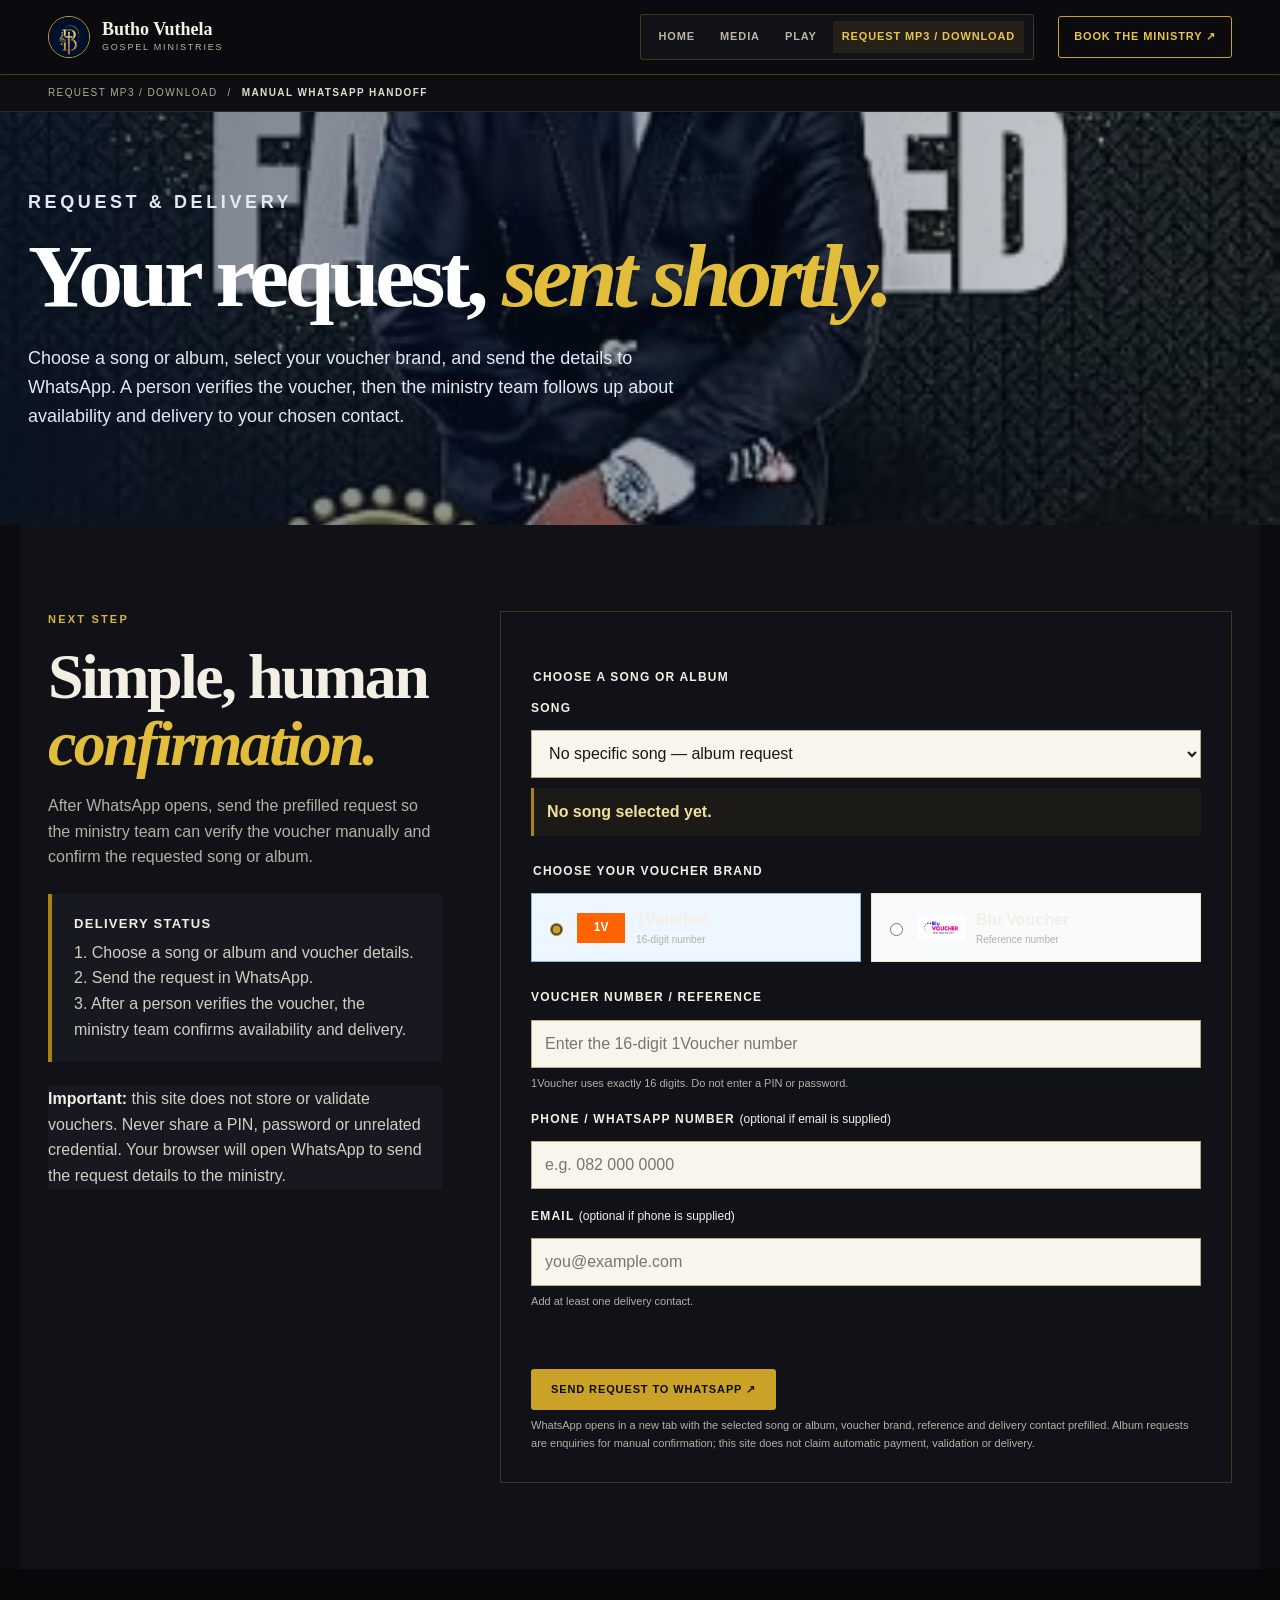
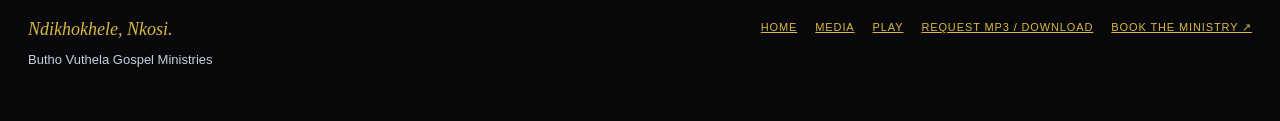
<file: download.html>
<!doctype html>
<html lang="en">
<head><meta charset="utf-8"><meta name="viewport" content="width=device-width, initial-scale=1"><meta name="description" content="Request a Butho Vuthela gospel song or album through the voucher and WhatsApp delivery flow, with clear verification and privacy disclosures."><title>Request a Song or Album | Butho Vuthela Gospel Ministries</title><link rel="stylesheet" href="styles.css"><link rel="canonical" href="https://butho-vuthela.github.io/gospel-ministries/download.html"><meta property="og:type" content="website"><meta property="og:url" content="https://butho-vuthela.github.io/gospel-ministries/download.html"><meta property="og:title" content="Request a Song or Album | Butho Vuthela Gospel Ministries"><meta property="og:description" content="Request a Butho Vuthela gospel song or album through the voucher and WhatsApp delivery flow, with clear verification and privacy disclosures."><meta property="og:image" content="https://butho-vuthela.github.io/gospel-ministries/assets/butho-vuthela-traditional.png"><meta name="twitter:card" content="summary_large_image"><meta name="twitter:title" content="Request a Song or Album | Butho Vuthela Gospel Ministries"><meta name="twitter:description" content="Request a Butho Vuthela gospel song or album through the voucher and WhatsApp delivery flow, with clear verification and privacy disclosures."><meta name="twitter:image" content="https://butho-vuthela.github.io/gospel-ministries/assets/butho-vuthela-traditional.png"><script type="application/ld+json">{"@context": "https://schema.org", "@type": "OfferCatalog", "name": "Butho Vuthela Gospel Ministries song requests", "url": "https://butho-vuthela.github.io/gospel-ministries/download.html", "provider": {"@type": "MusicGroup", "name": "Butho Vuthela Gospel Ministries", "url": "https://butho-vuthela.github.io/gospel-ministries/"}, "itemListElement": [{"@type": "Offer", "name": "Digital MP3 song or album request", "url": "https://butho-vuthela.github.io/gospel-ministries/download.html"}]}</script></head>
<body class="download-page"><a class="skip-link" href="#main">Skip to content</a><header class="site-header"><div class="nav-wrap"><a class="brand" href="index.html"><img class="brand-mark" src="assets/butho-vuthela-logo-mark.jpg" alt="Butho Vuthela logo"><span><strong>Butho Vuthela</strong><small>Gospel Ministries</small></span></a><button class="menu-toggle" type="button" aria-expanded="false" aria-controls="primary-navigation"><span class="menu-icon" aria-hidden="true">☰</span><span class="sr-only">Open navigation</span></button><nav id="primary-navigation" class="nav-links" aria-label="Primary"><a href="index.html">Home</a><a href="media.html">Media</a><a href="play.html">Play</a><a href="download.html" aria-current="page">Request MP3 / Download</a></nav><a class="booking-link" data-booking target="_blank" rel="noopener" href="#">Book the ministry ↗</a></div></header>
<main id="main"><div class="context-bar"><div class="context-inner"><span>Request MP3 / Download</span><span aria-hidden="true">/</span><strong>Manual WhatsApp handoff</strong></div></div><section class="page-heading"><div class="page-heading-inner"><p class="eyebrow">Request & delivery</p><h1>Your request, <em>sent shortly.</em></h1><p>Choose a song or album, select your voucher brand, and send the details to WhatsApp. A person verifies the voucher, then the ministry team follows up about availability and delivery to your chosen contact.</p></div></section><section class="section"><div class="request-layout"><div><p class="eyebrow">Next step</p><h2>Simple, human<br><em>confirmation.</em></h2><p class="section-lead">After WhatsApp opens, send the prefilled request so the ministry team can verify the voucher manually and confirm the requested song or album.</p><div class="status-card"><strong>Delivery status</strong><span>1. Choose a song or album and voucher details.<br>2. Send the request in WhatsApp.<br>3. After a person verifies the voucher, the ministry team confirms availability and delivery.</span></div><div class="warning"><strong>Important:</strong> this site does not store or validate vouchers. Never share a PIN, password or unrelated credential. Your browser will open WhatsApp to send the request details to the ministry.</div></div><div class="form-card"><form id="request-form" novalidate><fieldset><legend>Choose a song or album</legend><label class="field-label" for="song">Song</label><select id="song" name="song"><option value="">No specific song — album request</option><option>Naba Besiza</option><option>Uzusithwalele</option><option>Mhlobo Wam</option><option>Sahlala Phantsi</option><option>Alikho</option><option>Intambo Emadlephudlephu</option><option>Mthandi Womphefumlo Wam</option><option>Hanbothula</option><option>Uthando</option><option>Umlilo Wempiliso</option></select><p class="selected-song" id="selected-song" role="status" aria-live="polite">No song selected yet.</p><p class="selected-album" id="selected-album" role="status" aria-live="polite" hidden></p></fieldset><fieldset><legend>Choose your voucher brand</legend><div class="voucher-grid"><label class="voucher-option"><input type="radio" name="voucher" value="1Voucher" checked><span class="voucher-1">1V</span><span><strong>1Voucher</strong><small>16-digit number</small></span></label><label class="voucher-option"><input type="radio" name="voucher" value="Blu Voucher"><img src="assets/blu-voucher-candidate.webp" alt="Blu Voucher logo"><span><strong>Blu Voucher</strong><small>Reference number</small></span></label></div></fieldset><div class="field"><label class="field-label" for="voucher-reference">Voucher number / reference</label><input id="voucher-reference" name="voucher-reference" type="text" required autocomplete="off"><p class="hint" id="voucher-hint">1Voucher uses exactly 16 digits. Do not enter a PIN or password.</p></div><div class="field"><label class="field-label" for="phone">Phone / WhatsApp number <span class="optional">(optional if email is supplied)</span></label><input id="phone" name="phone" type="tel" autocomplete="tel" placeholder="e.g. 082 000 0000"></div><div class="field"><label class="field-label" for="email">Email <span class="optional">(optional if phone is supplied)</span></label><input id="email" name="email" type="email" autocomplete="email" placeholder="you@example.com"><p class="hint">Add at least one delivery contact.</p></div><div id="form-status" class="form-status" role="status" aria-live="polite"></div><button class="button button-primary" type="submit">Send request to WhatsApp ↗</button><p class="hint">WhatsApp opens in a new tab with the selected song or album, voucher brand, reference and delivery contact prefilled. Album requests are enquiries for manual confirmation; this site does not claim automatic payment, validation or delivery.</p></form><div id="thank-you" class="thank-you" role="status" aria-live="polite"><h2>Thank you.</h2><p>Your <strong data-request>request</strong> has been prepared for WhatsApp. The ministry team will confirm availability and delivery after manual voucher verification.</p><p>Keep an eye on the phone / WhatsApp number or email you provided.</p><a class="button button-dark" href="play.html">Return to the play room</a></div></div></div></section></main>
<footer class="site-footer"><div class="footer-inner"><div><p class="footer-line">Ndikhokhele, Nkosi.</p><p>Butho Vuthela Gospel Ministries</p></div><div class="footer-links"><a href="index.html">Home</a><a href="media.html">Media</a><a href="play.html">Play</a><a href="download.html">Request MP3 / Download</a><a data-booking target="_blank" rel="noopener" href="#">Book the ministry ↗</a></div></div></footer><a class="mobile-booking" data-booking target="_blank" rel="noopener" href="#">Book ministry ↗</a><button class="back-to-top" type="button" aria-label="Back to top">↑</button><script src="script.js"></script></body></html>
</file>
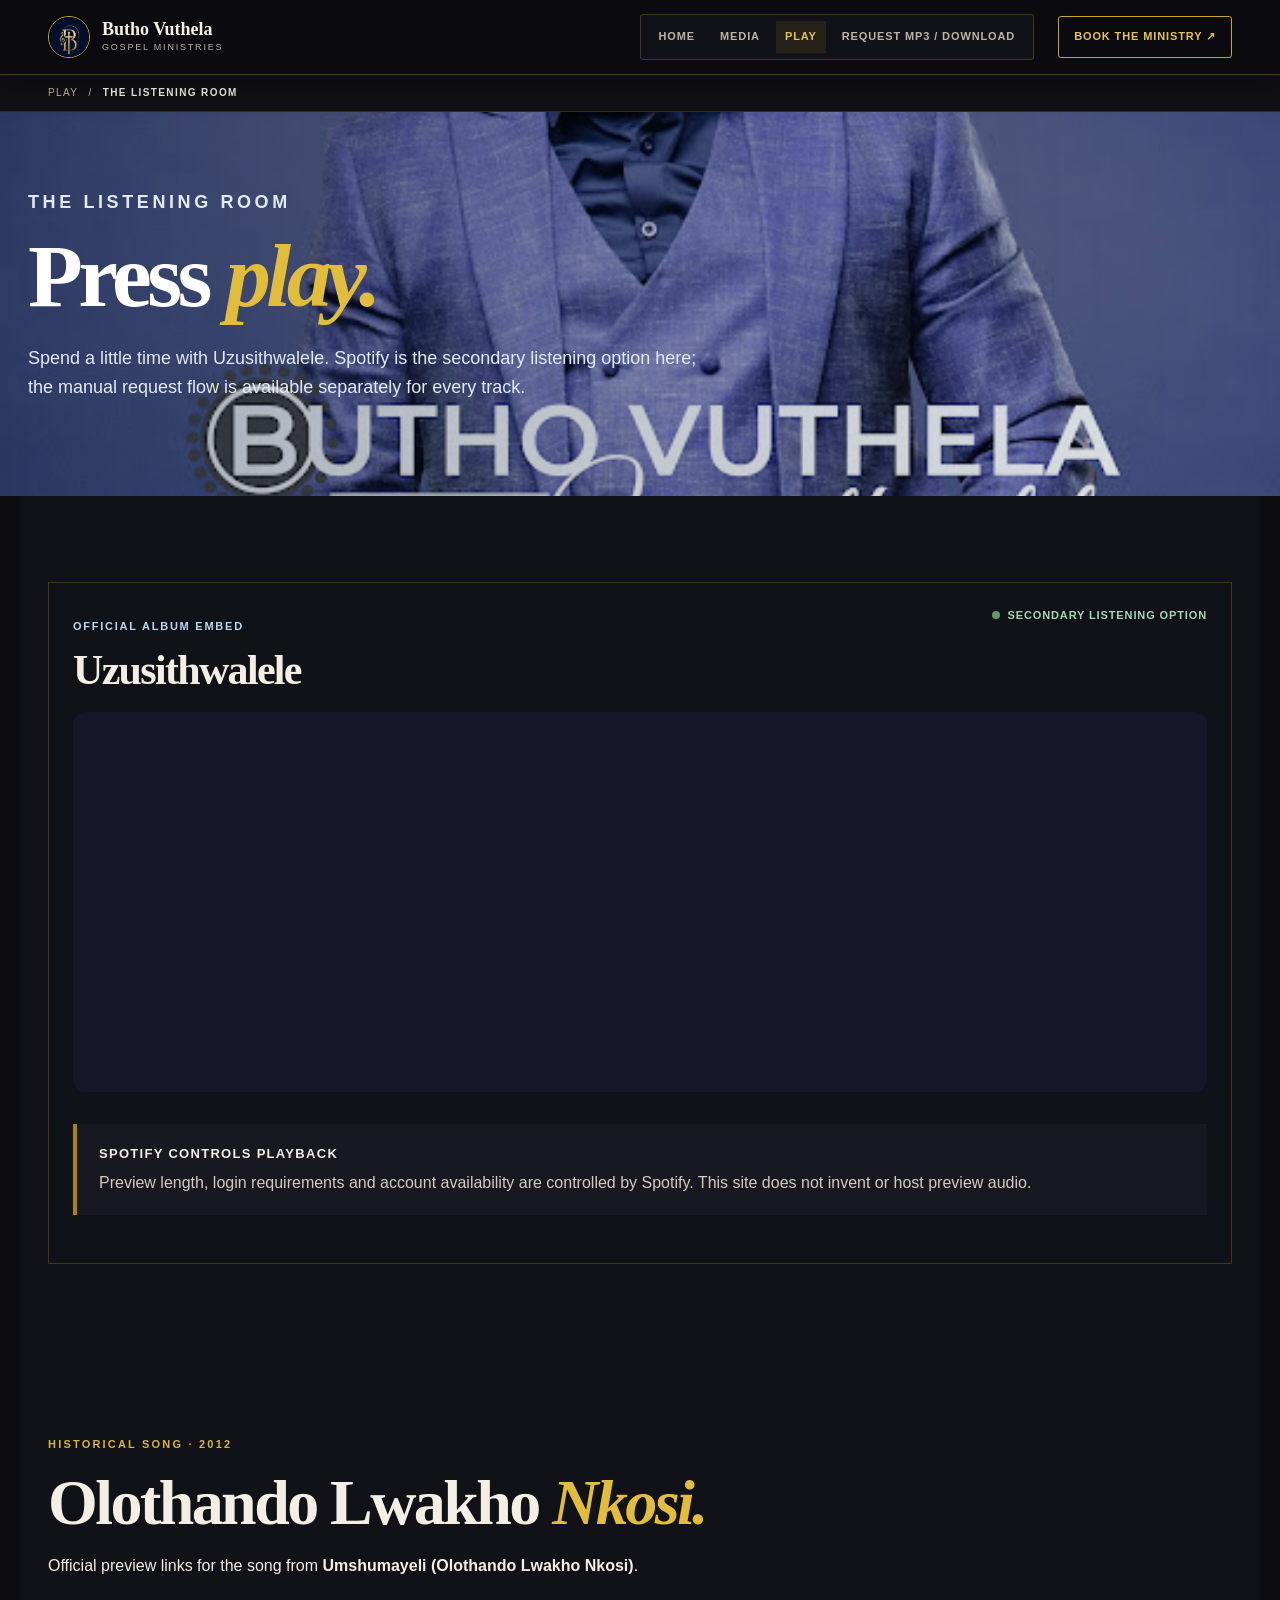
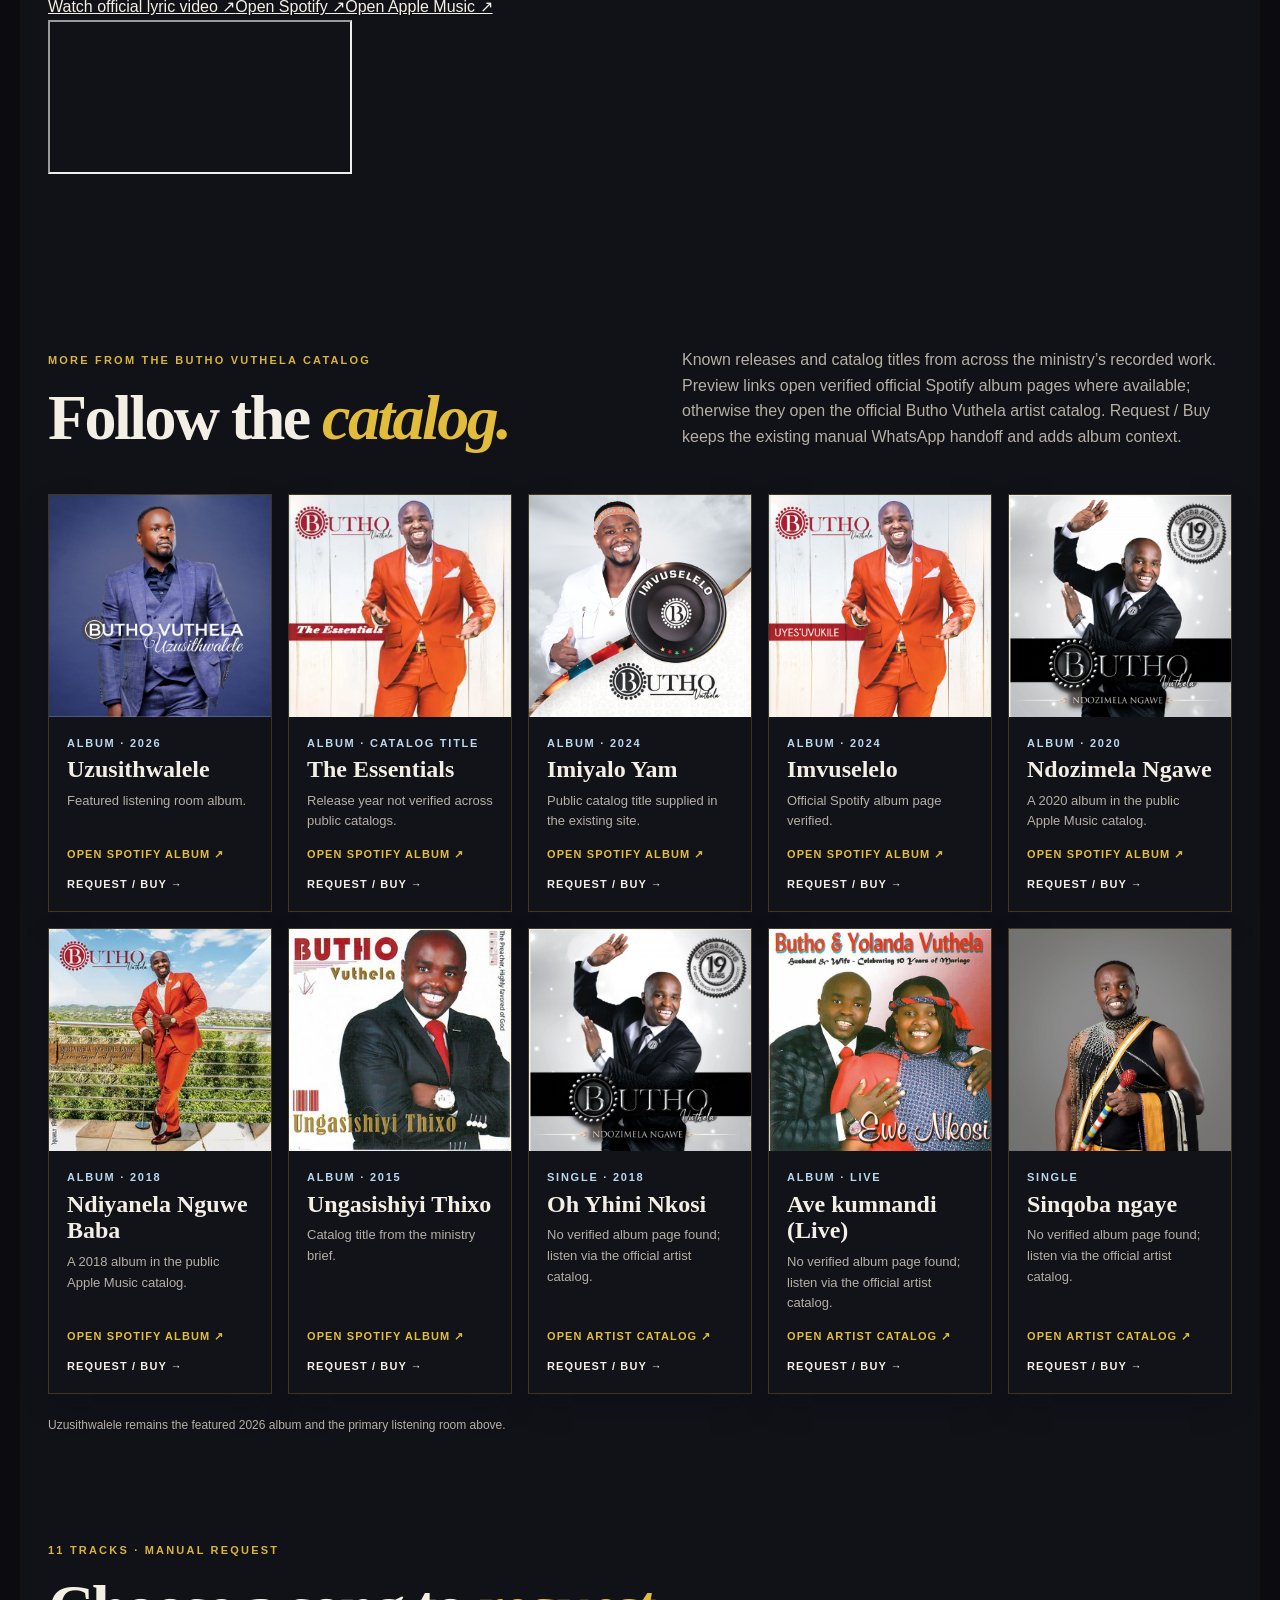
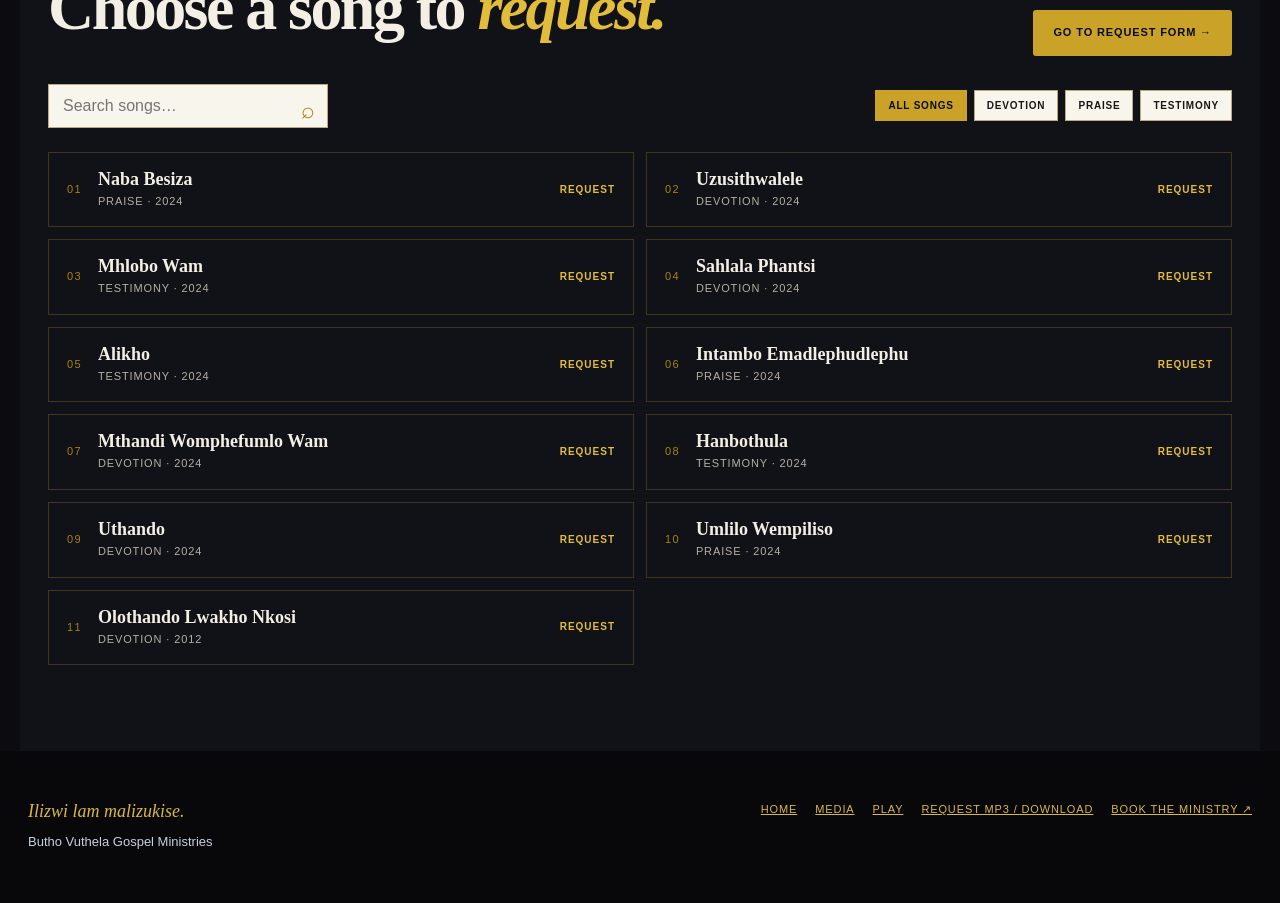
<file: play.html>
<!doctype html>
<html lang="en">
<head><meta charset="utf-8"><meta name="viewport" content="width=device-width, initial-scale=1"><meta name="description" content="Listen to Butho Vuthela’s Uzusithwalele album in the official listening room, with Spotify playback and links to the wider catalogue."><title>Play Uzusithwalele | Butho Vuthela Gospel Ministries</title><link rel="stylesheet" href="styles.css"><link rel="canonical" href="https://butho-vuthela.github.io/gospel-ministries/play.html"><meta property="og:type" content="music.album"><meta property="og:url" content="https://butho-vuthela.github.io/gospel-ministries/play.html"><meta property="og:title" content="Play Uzusithwalele | Butho Vuthela Gospel Ministries"><meta property="og:description" content="Listen to Butho Vuthela’s Uzusithwalele album in the official listening room, with Spotify playback and links to the wider catalogue."><meta property="og:image" content="https://butho-vuthela.github.io/gospel-ministries/assets/butho-vuthela-traditional.png"><meta name="twitter:card" content="summary_large_image"><meta name="twitter:title" content="Play Uzusithwalele | Butho Vuthela Gospel Ministries"><meta name="twitter:description" content="Listen to Butho Vuthela’s Uzusithwalele album in the official listening room, with Spotify playback and links to the wider catalogue."><meta name="twitter:image" content="https://butho-vuthela.github.io/gospel-ministries/assets/butho-vuthela-traditional.png"><script type="application/ld+json">{"@context": "https://schema.org", "@type": "MusicAlbum", "name": "Uzusithwalele", "byArtist": {"@type": "MusicGroup", "name": "Butho Vuthela Gospel Ministries", "url": "https://butho-vuthela.github.io/gospel-ministries/"}, "url": "https://butho-vuthela.github.io/gospel-ministries/play.html", "image": "https://butho-vuthela.github.io/gospel-ministries/assets/uzusithwalele-portrait.jpg", "sameAs": "https://open.spotify.com/album/1aUwg09neWsqpUNfqLUN0o"}</script></head>
<body class="play-page"><a class="skip-link" href="#main">Skip to content</a><header class="site-header"><div class="nav-wrap"><a class="brand" href="index.html"><img class="brand-mark" src="assets/butho-vuthela-logo-mark.jpg" alt="Butho Vuthela logo"><span><strong>Butho Vuthela</strong><small>Gospel Ministries</small></span></a><button class="menu-toggle" type="button" aria-expanded="false" aria-controls="primary-navigation"><span class="menu-icon" aria-hidden="true">☰</span><span class="sr-only">Open navigation</span></button><nav id="primary-navigation" class="nav-links" aria-label="Primary"><a href="index.html">Home</a><a href="media.html">Media</a><a href="play.html" aria-current="page">Play</a><a href="download.html">Request MP3 / Download</a></nav><a class="booking-link" data-booking target="_blank" rel="noopener" href="#">Book the ministry ↗</a></div></header>
<main id="main"><div class="context-bar"><div class="context-inner"><span>Play</span><span aria-hidden="true">/</span><strong>The listening room</strong></div></div><section class="page-heading"><div class="page-heading-inner"><p class="eyebrow">The listening room</p><h1>Press <em>play.</em></h1><p>Spend a little time with Uzusithwalele. Spotify is the secondary listening option here; the manual request flow is available separately for every track.</p></div></section><section class="section"><div class="spotify-card"><div class="spotify-heading"><div><p class="kicker">Official album embed</p><h2>Uzusithwalele</h2></div><span class="service-status"><i aria-hidden="true"></i>Secondary listening option</span></div><iframe class="spotify-frame" title="Spotify player for Butho Vuthela's Uzusithwalele album" src="https://open.spotify.com/embed/album/1aUwg09neWsqpUNfqLUN0o?utm_source=generator" loading="lazy" allow="autoplay; clipboard-write; encrypted-media; fullscreen; picture-in-picture" allowfullscreen></iframe><div class="status-card"><strong>Spotify controls playback</strong>Preview length, login requirements and account availability are controlled by Spotify. This site does not invent or host preview audio.</div></div></section><section class="section external-preview-section" aria-labelledby="olothando-preview-title"><div class="external-preview-card"><div><p class="eyebrow">Historical song · 2012</p><h2 id="olothando-preview-title">Olothando Lwakho <em>Nkosi.</em></h2><p>Official preview links for the song from <strong>Umshumayeli (Olothando Lwakho Nkosi)</strong>.</p><div class="premium-platforms"><a href="https://www.youtube.com/watch?v=Gcl8t6OnYe8" target="_blank" rel="noopener">Watch official lyric video ↗</a><a href="https://open.spotify.com/track/4FRIWHIXrRZcl918TEOI4U" target="_blank" rel="noopener">Open Spotify ↗</a><a href="https://music.apple.com/za/album/umshumayeli-olothando-lwakho-nkosi/966611619" target="_blank" rel="noopener">Open Apple Music ↗</a></div></div><div class="external-preview-video"><iframe title="Butho Vuthela - Olothando Lwakho Nkosi official lyric video" src="https://www.youtube.com/embed/Gcl8t6OnYe8" loading="lazy" allow="accelerometer; autoplay; clipboard-write; encrypted-media; gyroscope; picture-in-picture; web-share" allowfullscreen></iframe></div></div></section><section class="section album-catalog" id="catalog" aria-labelledby="album-catalog-title"><div class="section-head"><div><p class="eyebrow">More from the Butho Vuthela catalog</p><h2 id="album-catalog-title">Follow the <em>catalog.</em></h2></div><p class="section-lead">Known releases and catalog titles from across the ministry’s recorded work. Preview links open verified official Spotify album pages where available; otherwise they open the official Butho Vuthela artist catalog. Request / Buy keeps the existing manual WhatsApp handoff and adds album context.</p></div><div class="album-grid"><article class="album-card"><img src="assets/uzusithwalele-portrait.jpg" alt="Butho Vuthela artwork for Uzusithwalele"><div class="album-card-copy"><p class="kicker">Album · 2026</p><h3>Uzusithwalele</h3><p>Featured listening room album.</p><div class="album-actions"><a class="text-link" href="https://open.spotify.com/album/1aUwg09neWsqpUNfqLUN0o" target="_blank" rel="noopener">Open Spotify album ↗</a><a class="text-link request-link" data-album-link="Uzusithwalele" href="download.html?album=Uzusithwalele">Request / Buy →</a></div></div></article><article class="album-card"><img src="assets/the-essentials-catalog.webp" alt="Butho Vuthela artwork for The Essentials"><div class="album-card-copy"><p class="kicker">Album · catalog title</p><h3>The Essentials</h3><p>Release year not verified across public catalogs.</p><div class="album-actions"><a class="text-link" href="https://open.spotify.com/album/3SCO2rfplJyngRl0iyqyr9" target="_blank" rel="noopener">Open Spotify album ↗</a><a class="text-link request-link" data-album-link="The Essentials" href="download.html?album=The Essentials">Request / Buy →</a></div></div></article><article class="album-card"><img src="assets/imiyalo-yam.jpg" alt="Butho Vuthela artwork for Imiyalo Yam"><div class="album-card-copy"><p class="kicker">Album · 2024</p><h3>Imiyalo Yam</h3><p>Public catalog title supplied in the existing site.</p><div class="album-actions"><a class="text-link" href="https://open.spotify.com/album/506OEjR1n92IAUTWRle0kR" target="_blank" rel="noopener">Open Spotify album ↗</a><a class="text-link request-link" data-album-link="Imiyalo Yam" href="download.html?album=Imiyalo Yam">Request / Buy →</a></div></div></article><article class="album-card"><img src="assets/uyesuvukile.jpg" alt="Butho Vuthela artwork for Imvuselelo"><div class="album-card-copy"><p class="kicker">Album · 2024</p><h3>Imvuselelo</h3><p>Official Spotify album page verified.</p><div class="album-actions"><a class="text-link" href="https://open.spotify.com/album/46GepKFirXykYfmQdlhJEg" target="_blank" rel="noopener">Open Spotify album ↗</a><a class="text-link request-link" data-album-link="Imvuselelo" href="download.html?album=Imvuselelo">Request / Buy →</a></div></div></article><article class="album-card"><img src="assets/ndozimela-ngawe-catalog.jpg" alt="Butho Vuthela artwork for Ndozimela Ngawe"><div class="album-card-copy"><p class="kicker">Album · 2020</p><h3>Ndozimela Ngawe</h3><p>A 2020 album in the public Apple Music catalog.</p><div class="album-actions"><a class="text-link" href="https://open.spotify.com/album/37Eb8hVdHx6uDMG2vrAARI" target="_blank" rel="noopener">Open Spotify album ↗</a><a class="text-link request-link" data-album-link="Ndozimela Ngawe" href="download.html?album=Ndozimela Ngawe">Request / Buy →</a></div></div></article><article class="album-card"><img src="assets/ndiyanela-nguwe-baba-catalog.jpg" alt="Butho Vuthela artwork for Ndiyanela Nguwe Baba"><div class="album-card-copy"><p class="kicker">Album · 2018</p><h3>Ndiyanela Nguwe Baba</h3><p>A 2018 album in the public Apple Music catalog.</p><div class="album-actions"><a class="text-link" href="https://open.spotify.com/album/78c5IkuJY9soFNHodsAIjP" target="_blank" rel="noopener">Open Spotify album ↗</a><a class="text-link request-link" data-album-link="Ndiyanela Nguwe Baba" href="download.html?album=Ndiyanela Nguwe Baba">Request / Buy →</a></div></div></article><article class="album-card"><img src="assets/ungasishiyi-thixo.jpg" alt="Butho Vuthela artwork for Ungasishiyi Thixo"><div class="album-card-copy"><p class="kicker">Album · 2015</p><h3>Ungasishiyi Thixo</h3><p>Catalog title from the ministry brief.</p><div class="album-actions"><a class="text-link" href="https://open.spotify.com/album/2nJYMtyxwujrsojTyX54Fu" target="_blank" rel="noopener">Open Spotify album ↗</a><a class="text-link request-link" data-album-link="Ungasishiyi Thixo" href="download.html?album=Ungasishiyi Thixo">Request / Buy →</a></div></div></article><article class="album-card"><img src="assets/ndozimela-ngaye.jpg" alt="Butho Vuthela artwork for Oh Yhini Nkosi"><div class="album-card-copy"><p class="kicker">Single · 2018</p><h3>Oh Yhini Nkosi</h3><p>No verified album page found; listen via the official artist catalog.</p><div class="album-actions"><a class="text-link" href="https://open.spotify.com/artist/5tU7XCKfrcUocVXbXpN5qf" target="_blank" rel="noopener">Open artist catalog ↗</a><a class="text-link request-link" data-album-link="Oh Yhini Nkosi" href="download.html?album=Oh Yhini Nkosi">Request / Buy →</a></div></div></article><article class="album-card"><img src="assets/ewe-nkosi.jpg" alt="Butho Vuthela artwork for Ave kumnandi (Live)"><div class="album-card-copy"><p class="kicker">Album · Live</p><h3>Ave kumnandi (Live)</h3><p>No verified album page found; listen via the official artist catalog.</p><div class="album-actions"><a class="text-link" href="https://open.spotify.com/artist/5tU7XCKfrcUocVXbXpN5qf" target="_blank" rel="noopener">Open artist catalog ↗</a><a class="text-link request-link" data-album-link="Ave kumnandi (Live)" href="download.html?album=Ave kumnandi (Live)">Request / Buy →</a></div></div></article><article class="album-card"><img src="assets/current-profile.png" alt="Butho Vuthela artwork for Sinqoba ngaye"><div class="album-card-copy"><p class="kicker">Single</p><h3>Sinqoba ngaye</h3><p>No verified album page found; listen via the official artist catalog.</p><div class="album-actions"><a class="text-link" href="https://open.spotify.com/artist/5tU7XCKfrcUocVXbXpN5qf" target="_blank" rel="noopener">Open artist catalog ↗</a><a class="text-link request-link" data-album-link="Sinqoba ngaye" href="download.html?album=Sinqoba ngaye">Request / Buy →</a></div></div></article></div><p class="catalog-note">Uzusithwalele remains the featured 2026 album and the primary listening room above.</p></section><section class="section catalog-section compact-catalog"><div class="section-head"><div><p class="eyebrow">11 tracks · manual request</p><h2>Choose a song to <em>request.</em></h2></div><a class="button button-primary" href="download.html">Go to request form →</a></div><div class="catalog-tools"><label class="search-field"><span class="sr-only">Search the song catalogue</span><input id="song-search" type="search" aria-label="Search the 10-song catalogue" placeholder="Search songs…" autocomplete="off"><span aria-hidden="true">⌕</span></label><div class="chip-group" role="group" aria-label="Filter songs by category"><button class="chip is-active" type="button" data-song-filter="all">All songs</button><button class="chip" type="button" data-song-filter="devotion">Devotion</button><button class="chip" type="button" data-song-filter="praise">Praise</button><button class="chip" type="button" data-song-filter="testimony">Testimony</button></div></div><div class="catalog-grid" data-catalog><article class="song-card" data-song-card data-category="praise"><span class="track-number">01</span><div><h3>Naba Besiza</h3><p>Praise · 2024</p></div><a data-song-link="Naba Besiza" href="download.html">Request</a></article><article class="song-card" data-song-card data-category="devotion"><span class="track-number">02</span><div><h3>Uzusithwalele</h3><p>Devotion · 2024</p></div><a data-song-link="Uzusithwalele" href="download.html">Request</a></article><article class="song-card" data-song-card data-category="testimony"><span class="track-number">03</span><div><h3>Mhlobo Wam</h3><p>Testimony · 2024</p></div><a data-song-link="Mhlobo Wam" href="download.html">Request</a></article><article class="song-card" data-song-card data-category="devotion"><span class="track-number">04</span><div><h3>Sahlala Phantsi</h3><p>Devotion · 2024</p></div><a data-song-link="Sahlala Phantsi" href="download.html">Request</a></article><article class="song-card" data-song-card data-category="testimony"><span class="track-number">05</span><div><h3>Alikho</h3><p>Testimony · 2024</p></div><a data-song-link="Alikho" href="download.html">Request</a></article><article class="song-card" data-song-card data-category="praise"><span class="track-number">06</span><div><h3>Intambo Emadlephudlephu</h3><p>Praise · 2024</p></div><a data-song-link="Intambo Emadlephudlephu" href="download.html">Request</a></article><article class="song-card" data-song-card data-category="devotion"><span class="track-number">07</span><div><h3>Mthandi Womphefumlo Wam</h3><p>Devotion · 2024</p></div><a data-song-link="Mthandi Womphefumlo Wam" href="download.html">Request</a></article><article class="song-card" data-song-card data-category="testimony"><span class="track-number">08</span><div><h3>Hanbothula</h3><p>Testimony · 2024</p></div><a data-song-link="Hanbothula" href="download.html">Request</a></article><article class="song-card" data-song-card data-category="devotion"><span class="track-number">09</span><div><h3>Uthando</h3><p>Devotion · 2024</p></div><a data-song-link="Uthando" href="download.html">Request</a></article><article class="song-card" data-song-card data-category="praise"><span class="track-number">10</span><div><h3>Umlilo Wempiliso</h3><p>Praise · 2024</p></div><a data-song-link="Umlilo Wempiliso" href="download.html">Request</a></article><article class="song-card" data-song-card data-category="devotion"><span class="track-number">11</span><div><h3>Olothando Lwakho Nkosi</h3><p>Devotion · 2012</p></div><a data-song-link="Olothando Lwakho Nkosi" href="download.html">Request</a></article></div><p class="empty-state" data-empty-catalog hidden>No songs match that search yet.</p></section></main>
<footer class="site-footer"><div class="footer-inner"><div><p class="footer-line">Ilizwi lam malizukise.</p><p>Butho Vuthela Gospel Ministries</p></div><div class="footer-links"><a href="index.html">Home</a><a href="media.html">Media</a><a href="play.html">Play</a><a href="download.html">Request MP3 / Download</a><a data-booking target="_blank" rel="noopener" href="#">Book the ministry ↗</a></div></div></footer><a class="mobile-booking" data-booking target="_blank" rel="noopener" href="#">Book ministry ↗</a><button class="back-to-top" type="button" aria-label="Back to top">↑</button><script src="script.js"></script></body></html>
</file>
<file: styles.css>
:root{--ink:#17243b;--cream:#f4f7fb;--paper:rgba(255,255,255,.95);--navy:#102342;--navy-deep:#08162d;--gold:#b9d8ef;--gold-dark:#0f4c81;--muted:#526176;--line:#d5e0eb;--success:#285c4a;--shadow:0 18px 50px rgba(18,24,45,.18)}*{box-sizing:border-box}html{scroll-behavior:smooth}body{--page-bg:url("assets/current-profile.png");margin:0;background:var(--cream);color:var(--ink);font:16px/1.6 Arial,sans-serif}body:before{content:"";position:fixed;inset:0;z-index:0;pointer-events:none;background-image:linear-gradient(rgba(8,22,45,.28),rgba(8,22,45,.28)),var(--page-bg);background-position:center;background-size:cover;background-repeat:no-repeat;opacity:.85}body> *{position:relative;z-index:1}body.media-page{--page-bg:url("assets/current-profile.png")}body.play-page{--page-bg:url("assets/uzusithwalele-latest.jpg")}body.download-page{--page-bg:url("assets/mpompoma-black-suit.jpg")}a{color:inherit}img{max-width:100%}.sr-only{position:absolute;width:1px;height:1px;padding:0;margin:-1px;overflow:hidden;clip:rect(0,0,0,0);white-space:nowrap;border:0}.skip-link{position:absolute;left:16px;top:-100px;background:var(--gold);color:#fff;padding:10px 14px;z-index:30}.skip-link:focus{top:12px}.site-header{position:sticky;top:0;z-index:20;background:rgba(18,27,52,.96);border-bottom:1px solid rgba(210,177,116,.42);box-shadow:0 5px 24px rgba(10,16,35,.24);backdrop-filter:blur(16px)}.nav-wrap{max-width:1240px;margin:auto;padding:14px 28px;display:flex;align-items:center;gap:24px}.brand{display:flex;align-items:center;gap:12px;text-decoration:none;margin-right:auto}.brand-mark{width:42px;height:42px;object-fit:cover;border-radius:50%;border:1px solid var(--gold)}.brand strong{display:block;color:#f1e8db;font:700 18px Georgia,serif}.brand small{display:block;color:#c6b4a3;font-size:9px;letter-spacing:.2em;text-transform:uppercase}.nav-links{display:flex;gap:7px;align-items:center;padding:6px 9px;border:1px solid rgba(201,170,111,.45);background:rgba(40,35,66,.84);border-radius:3px}.nav-links a{font-size:11px;font-weight:700;letter-spacing:.08em;text-transform:uppercase;text-decoration:none;color:#e0d6cb;padding:7px 9px}.nav-links a:hover,.nav-links a[aria-current=page]{color:#e1b86f;background:rgba(225,184,111,.1)}.booking-link,.button{display:inline-flex;align-items:center;justify-content:center;gap:10px;border-radius:3px;text-decoration:none;letter-spacing:.08em;text-transform:uppercase;font-size:11px;font-weight:700}.booking-link{border:1px solid #cba86d;padding:11px 15px;color:#e1b86f;white-space:nowrap}.button{border:0;padding:14px 20px;cursor:pointer}.button-primary{background:var(--gold);color:#fff}.button-dark{background:var(--navy);color:#fff}.button-quiet{background:transparent;border:1px solid rgba(231,206,158,.55);color:#f6e8cd}.button:hover,.booking-link:hover{transform:translateY(-1px);box-shadow:0 8px 20px rgba(20,33,58,.12)}.menu-toggle{display:none;background:transparent;color:#ead7b0;border:1px solid rgba(201,170,111,.45);padding:8px 10px;font-size:18px}.context-bar{background:rgba(16,35,66,.88);color:#d8c5a3;border-bottom:1px solid rgba(210,177,116,.25)}.context-inner{max-width:1240px;margin:auto;padding:10px 28px;font-size:10px;letter-spacing:.14em;text-transform:uppercase;display:flex;gap:10px}.context-inner strong{color:#fff}.hero{background:linear-gradient(90deg,rgba(8,22,45,.97),rgba(8,22,45,.72)),url("assets/butho-vuthela-hero.jpg") center/cover;color:#fff}.hero-inner{max-width:1240px;margin:auto;min-height:610px;padding:80px 28px;display:grid;grid-template-columns:1fr .86fr;gap:76px;align-items:center}.eyebrow{margin:0 0 16px;color:#d2a254;font-size:11px;font-weight:700;letter-spacing:.2em;text-transform:uppercase}.hero h1,.page-heading h1{font:700 clamp(52px,7vw,92px)/.98 Georgia,serif;letter-spacing:-.05em;margin:0 0 24px}.hero h1 em,.page-heading h1 em,h2 em{color:#d2a254;font-style:italic}.hero-copy{max-width:590px}.hero-copy p{color:#c8d1df;max-width:500px;font-size:18px}.hero-line{margin:28px 0 0;color:#edd6ae!important;font:italic 22px/1.3 Georgia,serif!important}.hero-actions{display:flex;gap:14px;flex-wrap:wrap;margin:32px 0}.hero-art{height:520px;margin:0;position:relative;border:1px solid rgba(221,173,89,.7);overflow:hidden;box-shadow:0 20px 60px rgba(0,0,0,.28)}.hero-art img{width:100%;height:100%;object-fit:cover;object-position:center 38%}.hero-art:after{content:"";position:absolute;inset:0;background:linear-gradient(180deg,transparent 38%,rgba(5,12,27,.82))}.hero-art figcaption{position:absolute;z-index:1;bottom:24px;left:25px;color:#f1ddb9;letter-spacing:.16em;text-transform:uppercase;font-size:10px}.section{max-width:1240px;margin:auto;padding:86px 28px;background:rgba(255,255,255,.88);box-shadow:0 16px 40px rgba(18,24,45,.06)}.section-head{display:flex;align-items:end;justify-content:space-between;gap:30px;margin-bottom:28px}.section h2,.page-heading h2{font:700 clamp(38px,5vw,64px)/1.04 Georgia,serif;letter-spacing:-.04em;margin:0 0 14px}.section-lead{max-width:550px;color:var(--muted)}.split{display:grid;grid-template-columns:.9fr 1.1fr;gap:60px;align-items:start}.status-card{background:#f4f7fb;border-left:4px solid var(--gold);padding:20px 22px;margin:24px 0;color:#394359}.status-card strong{display:block;color:var(--ink);font-size:13px;letter-spacing:.1em;text-transform:uppercase;margin-bottom:5px}.featured-song{display:grid;grid-template-columns:150px 1fr;gap:24px;align-items:center;background:rgba(255,255,255,.97);color:var(--ink);border:1px solid var(--line);padding:22px;box-shadow:var(--shadow)}.featured-song-art{height:180px;overflow:hidden}.featured-song-art img{width:100%;height:100%;object-fit:cover}.featured-song h3{font:700 30px Georgia,serif;color:var(--navy);margin:4px 0 6px}.featured-song p{color:var(--muted)}.kicker{color:var(--gold-dark);font-size:11px;font-weight:700;letter-spacing:.16em;text-transform:uppercase}.featured-song .kicker{color:var(--gold-dark)}.text-link{color:var(--gold-dark);font-size:11px;font-weight:700;letter-spacing:.1em;text-transform:uppercase;text-decoration:none}.catalog-section{padding-top:20px}.catalog-tools{display:flex;gap:16px;align-items:center;justify-content:space-between;margin-bottom:24px;flex-wrap:wrap}.search-field{position:relative;flex:0 1 280px}.search-field input{width:100%;height:44px;padding:0 38px 0 14px;background:#fff;border:1px solid var(--line);color:var(--ink);font:inherit}.search-field span:last-child{position:absolute;right:13px;top:8px;font-size:23px;color:var(--gold-dark)}.chip-group{display:flex;gap:7px;flex-wrap:wrap}.chip{border:1px solid var(--line);background:rgba(255,255,255,.9);color:var(--ink);padding:9px 12px;cursor:pointer;font-size:10px;font-weight:700;letter-spacing:.08em;text-transform:uppercase}.chip:hover,.chip.is-active{background:var(--navy);border-color:var(--navy);color:#fff}.catalog-grid{display:grid;grid-template-columns:repeat(2,1fr);gap:12px}.song-card{display:flex;align-items:center;gap:16px;background:var(--paper);border:1px solid var(--line);padding:16px 18px;box-shadow:0 10px 25px rgba(18,24,45,.08)}.song-card .track-number{color:var(--gold-dark);font-size:11px;letter-spacing:.12em}.song-card div{flex:1}.song-card h3{margin:0;font:700 18px Georgia,serif}.song-card p{margin:3px 0 0;color:var(--muted);font-size:11px;text-transform:uppercase;letter-spacing:.08em}.song-card a{color:var(--gold-dark);font-size:10px;font-weight:700;letter-spacing:.1em;text-transform:uppercase;text-decoration:none;white-space:nowrap}.empty-state{color:var(--muted);padding:20px 0}.page-heading{background:linear-gradient(90deg,rgba(16,35,66,.96),rgba(16,35,66,.72)),url("assets/ndyanela-nguwe-bawo.jpg") center/cover;color:#fff;padding:76px 28px}.media-page .page-heading{background-image:linear-gradient(90deg,rgba(16,35,66,.95),rgba(16,35,66,.68)),url("assets/current-profile.png")}.play-page .page-heading{background-image:linear-gradient(90deg,rgba(16,35,66,.95),rgba(16,35,66,.7)),url("assets/uzusithwalele-latest.jpg")}.download-page .page-heading{background-image:linear-gradient(90deg,rgba(16,35,66,.95),rgba(16,35,66,.68)),url("assets/mpompoma-black-suit.jpg")}.page-heading-inner{max-width:1240px;margin:auto}.page-heading p{max-width:680px;color:#cdd5e1;font-size:18px}.gallery-grid{display:grid;grid-template-columns:repeat(3,1fr);gap:18px}.gallery-card{margin:0;background:var(--paper);border:1px solid var(--line);box-shadow:0 12px 30px rgba(20,33,58,.08);overflow:hidden}.gallery-trigger{display:block;width:100%;padding:0;border:0;background:none;text-align:left;color:inherit;cursor:zoom-in}.gallery-card img{display:block;width:100%;height:290px;object-fit:cover;transition:transform .35s}.gallery-card:hover img,.gallery-trigger:focus img{transform:scale(1.03)}.gallery-card figcaption{padding:17px 18px;color:var(--muted);font-size:12px;letter-spacing:.08em;text-transform:uppercase}.spotify-card{background:var(--paper);border:1px solid var(--line);box-shadow:var(--shadow);padding:24px}.spotify-heading{display:flex;justify-content:space-between;gap:20px;align-items:start}.spotify-heading h2{margin:0 0 18px;font:700 42px Georgia,serif}.service-status{color:var(--success);font-size:11px;font-weight:700;letter-spacing:.08em;text-transform:uppercase}.service-status i{display:inline-block;width:8px;height:8px;background:#5e9a70;border-radius:50%;margin-right:7px}.spotify-frame{width:100%;height:380px;border:0;border-radius:12px;background:#17152a}.request-layout{display:grid;grid-template-columns:.7fr 1.3fr;gap:58px;align-items:start}.form-card{background:var(--paper);border:1px solid var(--line);box-shadow:var(--shadow);padding:30px}.form-card fieldset{border:0;padding:0;margin:26px 0}.form-card legend,.field-label{display:block;font-size:12px;font-weight:700;letter-spacing:.1em;text-transform:uppercase;margin-bottom:12px}.form-card select,.field input{width:100%;height:48px;border:1px solid var(--line);background:#fff;padding:0 13px;color:var(--ink);font:inherit}.field{margin:18px 0}.optional{font-weight:400;text-transform:none;letter-spacing:0}.voucher-grid{display:grid;grid-template-columns:1fr 1fr;gap:10px}.voucher-option{display:flex;align-items:center;gap:11px;border:1px solid var(--line);padding:13px;cursor:pointer;background:#f8fafc}.voucher-option:has(input:checked){border-color:#86b6da;background:#eef7ff}.voucher-option input{accent-color:var(--gold)}.voucher-option img{width:48px;height:30px;object-fit:contain}.voucher-1{width:48px;height:30px;display:grid;place-items:center;background:#ff6200;color:#fff;font-weight:700;font-size:12px}.voucher-option small{display:block;color:var(--muted);font-size:10px}.field input:focus,.form-card select:focus,.search-field input:focus,.chip:focus,.menu-toggle:focus,.button:focus,.booking-link:focus,.nav-links a:focus,.gallery-trigger:focus,.lightbox-close:focus{outline:3px solid rgba(192,146,74,.45);outline-offset:2px}.hint{color:var(--muted);font-size:11px;margin:7px 0 0}.form-status{min-height:24px;margin:16px 0;color:var(--success);font-weight:700;font-size:14px}.thank-you{display:none;padding:24px;background:#f1f8f4;border:1px solid #97b6a6;color:#234c3b}.thank-you.is-visible{display:block}.thank-you h2{font-size:30px;margin:0 0 8px}.home-dock{max-width:1184px;margin:0 auto 40px;padding:0 28px;display:grid;grid-template-columns:repeat(4,1fr);gap:12px}.home-dock-link{display:grid;grid-template-columns:auto 1fr;column-gap:12px;align-items:center;padding:18px 16px;background:rgba(255,255,255,.96);border:1px solid var(--line);border-top:3px solid transparent;box-shadow:0 12px 28px rgba(18,24,45,.09);text-decoration:none;transition:transform .2s,box-shadow .2s,border-color .2s}.home-dock-link:hover,.home-dock-link:focus-visible,.home-dock-link.is-current{transform:translateY(-3px);border-top-color:var(--gold-dark);box-shadow:0 16px 32px rgba(18,24,45,.14)}.home-dock-link span:not(.dock-index){font:700 17px Georgia,serif;color:var(--navy)}.home-dock-link small{grid-column:2;color:var(--muted);font-size:10px;line-height:1.3;letter-spacing:.05em;text-transform:uppercase}.dock-index{color:var(--gold-dark);font-size:10px;font-weight:700;letter-spacing:.12em;align-self:start}.home-dock-link:focus-visible{outline:3px solid rgba(185,216,239,.9);outline-offset:3px}.site-footer{background:var(--navy-deep);color:#fff;padding:50px 28px}.footer-inner{max-width:1240px;margin:auto;display:flex;justify-content:space-between;gap:30px;flex-wrap:wrap}.site-footer p{margin:0;color:#c7d0dd;font-size:13px}.site-footer .footer-line{color:#e6c98f;font:italic 18px Georgia,serif;margin-bottom:10px}.footer-links{display:flex;gap:18px;flex-wrap:wrap}.footer-links a{color:#e4c98e;font-size:11px;text-transform:uppercase;letter-spacing:.08em}.mobile-booking{display:none}.back-to-top{display:none;position:fixed;right:18px;bottom:78px;z-index:9;border:1px solid var(--gold);background:var(--navy);color:#fff;width:38px;height:38px;border-radius:50%;cursor:pointer;font-size:18px}.back-to-top.is-visible{display:block}.lightbox{position:fixed;inset:0;z-index:40;display:grid;place-items:center;padding:24px;background:rgba(4,10,24,.88)}.lightbox[hidden]{display:none}.lightbox-panel{position:relative;max-width:min(900px,94vw);max-height:90vh}.lightbox-panel img{display:block;max-width:100%;max-height:78vh;object-fit:contain;border:1px solid #e1b86f}.lightbox-panel p{color:#f0e6d8;margin:10px 0 0;font-size:12px;letter-spacing:.08em;text-transform:uppercase}.lightbox-close{position:absolute;right:-13px;top:-15px;width:34px;height:34px;border:1px solid #e1b86f;border-radius:50%;background:var(--navy);color:#fff;font-size:24px;line-height:1;cursor:pointer}@media(max-width:900px){.home-dock{grid-template-columns:repeat(2,1fr);padding:0 20px}.nav-wrap{padding:13px 18px}.menu-toggle{display:block;order:2}.booking-link{order:3;font-size:9px;padding:9px 11px}.nav-links{display:none;order:4;width:100%;flex-direction:column;align-items:stretch}.nav-links.is-open{display:flex}.nav-links a{text-align:center}.hero-inner,.split,.request-layout{grid-template-columns:1fr;gap:38px}.hero-inner{padding:58px 20px}.hero-art{height:430px}.section{padding:68px 20px}.page-heading{padding:58px 20px}.gallery-grid{grid-template-columns:1fr 1fr}.section-head{align-items:flex-start;flex-direction:column}.context-inner{padding:10px 20px}}@media(max-width:560px){.home-dock{grid-template-columns:1fr;margin-bottom:28px}.brand strong{font-size:15px}.brand small{font-size:8px}.hero h1,.page-heading h1{font-size:52px}.hero-copy p{font-size:16px}.hero-art{height:340px}.gallery-grid,.voucher-grid,.catalog-grid{grid-template-columns:1fr}.gallery-card img{height:260px}.form-card{padding:20px}.footer-inner{display:grid}.mobile-booking{display:inline-flex;position:fixed;right:16px;bottom:16px;z-index:9;background:var(--gold);color:#fff;padding:13px 16px;border-radius:99px;font-size:10px;font-weight:700;letter-spacing:.08em;text-decoration:none;box-shadow:0 10px 24px rgba(0,0,0,.2)}.spotify-heading{display:block}.service-status{display:block;margin-bottom:12px}.song-card{align-items:flex-start;flex-wrap:wrap}.song-card div{min-width:calc(100% - 55px)}.song-card a{margin-left:35px}}.media-page:before,.play-page:before,.download-page:before{opacity:.78}
/* Non-home pages: keep the artist photography clear and use navy only for readability. */
.media-page:before,
.play-page:before,
.download-page:before {
  opacity: 1;
  background-image: linear-gradient(rgba(8, 22, 45, .16), rgba(8, 22, 45, .16)), var(--page-bg);
}
.media-page .page-heading,
.play-page .page-heading,
.download-page .page-heading {
  background-image: linear-gradient(90deg, rgba(8, 22, 45, .58), rgba(8, 22, 45, .18)), url("assets/ndyanela-nguwe-bawo.jpg");
}
.media-page .page-heading {
  background-image: linear-gradient(90deg, rgba(8, 22, 45, .58), rgba(8, 22, 45, .18)), url("assets/current-profile.png");
}
.play-page .page-heading {
  background-image: linear-gradient(90deg, rgba(8, 22, 45, .58), rgba(8, 22, 45, .18)), url("assets/uzusithwalele-latest.jpg");
}
.download-page .page-heading {
  background-image: linear-gradient(90deg, rgba(8, 22, 45, .58), rgba(8, 22, 45, .18)), url("assets/mpompoma-black-suit.jpg");
}
.media-page .section,
.play-page .section,
.download-page .section {
  background: rgba(8, 22, 45, .12);
  color: #f6f8fb;
  box-shadow: none;
}
.media-page .section h2,
.play-page .section h2,
.download-page .section h2 {
  color: #fff;
}
.media-page .section-lead,
.play-page .section-lead,
.download-page .section-lead,
.media-page .page-heading p,
.play-page .page-heading p,
.download-page .page-heading p {
  color: #e2e9f2;
}
.media-page .status-card,
.play-page .status-card,
.download-page .status-card,
.download-page .warning {
  background: rgba(8, 22, 45, .48);
  color: #e2e9f2;
  border-color: rgba(185, 216, 239, .62);
}
.media-page .status-card strong,
.play-page .status-card strong,
.download-page .status-card strong,
.download-page .warning strong {
  color: #fff;
}
.media-page .gallery-card,
.play-page .spotify-card,
.download-page .form-card {
  background: rgba(8, 22, 45, .56);
  color: #f6f8fb;
  border-color: rgba(185, 216, 239, .42);
}
.play-page .song-card {
  background: rgba(8, 22, 45, .56);
  color: #f6f8fb;
  border-color: rgba(185, 216, 239, .42);
}
.media-page .gallery-card figcaption,
.play-page .spotify-card p,
.play-page .song-card p,
.download-page .form-card p,
.download-page .form-card label,
.download-page .form-card legend {
  color: #e2e9f2;
}
.media-page .gallery-card .eyebrow,
.play-page .spotify-card .kicker,
.download-page .form-card .eyebrow {
  color: #b9d8ef;
}
.media-page .chip,
.play-page .chip,
.download-page .chip {
  background: rgba(8, 22, 45, .56);
  color: #e2e9f2;
  border-color: rgba(185, 216, 239, .42);
}
.media-page .chip:hover,
.media-page .chip.is-active,
.play-page .chip:hover,
.play-page .chip.is-active,
.download-page .chip:hover,
.download-page .chip.is-active {
  background: var(--navy);
  color: #fff;
}

/* Home catalogue ending: an album-led listening and ministry booking preview. */
.ministry-preview{padding-top:20px;padding-bottom:48px}
.preview-card{display:grid;grid-template-columns:150px 1fr auto;gap:26px;align-items:center;background:linear-gradient(120deg,rgba(16,35,66,.98),rgba(24,61,99,.96));color:#fff;border:1px solid rgba(185,216,239,.7);padding:24px;box-shadow:var(--shadow)}
.preview-art{height:170px;overflow:hidden;border:1px solid rgba(225,184,111,.7)}
.preview-art img{width:100%;height:100%;object-fit:cover}
.preview-copy h2{margin:0 0 12px;color:#fff;font:700 clamp(34px,4.5vw,56px)/1.04 Georgia,serif;letter-spacing:-.04em}
.preview-copy h2 em{color:#d2a254;font-style:italic}
.preview-copy p:not(.eyebrow){max-width:560px;margin:0;color:#dbe6f2}
.preview-actions{display:flex;gap:12px;flex-wrap:wrap;margin-top:22px}
.preview-actions .button-primary{background:#d2a254;color:#102342}
.preview-note{display:flex;align-items:center;gap:10px;min-width:160px;color:#d2a254;text-transform:uppercase;letter-spacing:.08em;font-size:11px}
.preview-note>span:first-child{display:grid;place-items:center;width:34px;height:34px;border:1px solid rgba(210,162,84,.7);border-radius:50%;font-size:12px}
.preview-note strong,.preview-note small{display:block}.preview-note strong{color:#fff;font-size:10px}.preview-note small{margin-top:3px;color:#bfd0e2;font-size:9px}
@media(max-width:900px){.preview-card{grid-template-columns:130px 1fr;gap:20px}.preview-note{grid-column:2}}
@media(max-width:560px){.ministry-preview{padding-top:12px;padding-bottom:36px}.preview-card{grid-template-columns:1fr;padding:18px}.preview-art{height:210px}.preview-note{grid-column:auto}.preview-actions .button{width:100%}}
.play-page:before {
  background-image: linear-gradient(rgba(8, 22, 45, .08), rgba(8, 22, 45, .08)), var(--page-bg);
}
.play-page .page-heading {
  background-image: linear-gradient(90deg, rgba(8, 22, 45, .34), rgba(8, 22, 45, .10)), url("assets/uzusithwalele-latest.jpg");
}
.play-page .section {
  background: rgba(8, 22, 45, .06);
}

/* Final polish: keep native form controls legible across browser color schemes. */
.form-card select,
.form-card select:focus,
.form-card input {
  color-scheme: light;
  color: var(--ink);
  background-color: #fff;
}
.form-card select option,
.form-card select option:checked {
  color: var(--ink);
  background-color: #fff;
}
.form-card select:focus-visible,
.form-card input:focus-visible {
  outline: 3px solid rgba(15, 76, 129, .38);
  outline-offset: 2px;
  border-color: var(--gold-dark);
}
.selected-song {
  margin: 10px 0 0;
  padding: 11px 13px;
  border-left: 3px solid var(--gold-dark);
  background: #eef7ff;
  color: var(--ink) !important;
  font-weight: 700;
}
.album-catalog { padding-top: 64px; }
.album-grid { display:grid; grid-template-columns:repeat(4,1fr); gap:16px; }
.album-card { display:flex; flex-direction:column; min-width:0; background:rgba(8,22,45,.58); border:1px solid rgba(185,216,239,.42); box-shadow:0 12px 28px rgba(2,12,28,.16); overflow:hidden; }
.album-card img { display:block; width:100%; aspect-ratio:1; object-fit:cover; }
.album-card-copy { padding:18px; }
.album-card h3 { margin:4px 0 8px; color:#fff; font:700 24px/1.1 Georgia,serif; }
.album-card p:not(.kicker) { margin:0 0 14px; color:#dbe6f2; font-size:13px; }
.album-card .kicker { margin:0; color:#b9d8ef; }
.album-card .text-link { color:#b9d8ef; }
.catalog-note { margin:22px 0 0; color:#dbe6f2; font-size:12px; }
.hero-booking { background:#e0b35f; color:#102342; box-shadow:0 10px 24px rgba(0,0,0,.18); }
.hero-booking:hover, .hero-booking:focus-visible { background:#f0c875; color:#08162d; }
@media(max-width:900px){.album-grid{grid-template-columns:repeat(2,1fr);}}
@media(max-width:560px){.album-grid{grid-template-columns:1fr 1fr;gap:10px}.album-card-copy{padding:13px}.album-card h3{font-size:20px}.album-card p:not(.kicker){font-size:12px}.hero-actions .button{width:100%;}}

/* Clear photography and restrained readability treatment. */
body:before { display:none; }
.hero-art img { object-fit:contain; object-position:center; background:#13213b; }
.hero-art:after { background:linear-gradient(180deg, transparent 55%, rgba(5,12,27,.72)); }
.hero-line .verse-reference { display:block; margin-top:8px; font:700 11px/1.2 Arial,sans-serif; letter-spacing:.16em; text-transform:uppercase; color:#edd6ae; }
.image-credit { display:block; margin-top:7px; color:#d9c49d; font-size:9px; letter-spacing:.12em; opacity:.85; }
/* Keep content surfaces intentionally solid rather than hazy. */
.section, .featured-song, .song-card, .gallery-card, .spotify-card, .form-card, .home-dock-link { background:#fff; }
/* Keep non-home content surfaces white with dark readable type; retain dark cards only where intentional. */
.media-page .section, .play-page .section, .download-page .section { background:#fff; color:var(--ink); box-shadow:0 16px 40px rgba(18,24,45,.06); }
.media-page .section h2, .play-page .section h2, .download-page .section h2 { color:var(--ink); }
.media-page .section-lead, .play-page .section-lead, .download-page .section-lead { color:var(--muted); }
.media-page .status-card, .play-page .status-card, .download-page .status-card, .download-page .warning { background:#f4f7fb; color:#394359; border-color:var(--gold-dark); }
.media-page .status-card strong, .play-page .status-card strong, .download-page .status-card strong, .download-page .warning strong { color:var(--ink); }
.media-page .gallery-card, .play-page .spotify-card, .download-page .form-card, .play-page .song-card { background:#fff; color:var(--ink); border-color:var(--line); }
.media-page .gallery-card figcaption, .play-page .spotify-card p, .play-page .song-card p, .download-page .form-card p { color:var(--muted); }
.download-page .form-card label, .download-page .form-card legend { color:var(--ink); }
.media-page .chip, .play-page .chip, .download-page .chip { background:#fff; color:var(--ink); border-color:var(--line); }

/* Premium artist/catalog treatment — additive layer over the preserved site system. */
:root{--ink:#f4efe4;--cream:#0b0b10;--paper:#121219;--navy:#171721;--navy-deep:#08080b;--gold:#c9a227;--gold-dark:#a98216;--muted:#b6b0a3;--line:rgba(201,162,39,.25);--success:#a9d7b6;--shadow:0 24px 70px rgba(0,0,0,.34)}
body{background:#0b0b10;color:var(--ink);font-family:Arial,sans-serif}
.site-header{background:rgba(11,11,16,.93);border-bottom:1px solid rgba(201,162,39,.32);box-shadow:0 10px 30px rgba(0,0,0,.25)}
.brand strong{color:#f6f0e5}.brand small,.nav-links a{color:#bcb4a6}.nav-links{background:#111118;border-color:rgba(201,162,39,.25)}.nav-links a:hover,.nav-links a[aria-current=page]{color:#e5c451;background:rgba(201,162,39,.11)}
.booking-link{color:#e5c451;border-color:var(--gold)}.context-bar{background:#0f0f15;color:#c4b99f;border-color:rgba(201,162,39,.2)}.context-inner strong{color:#f4efe4}
.hero{background:linear-gradient(90deg,rgba(11,11,16,.96),rgba(11,11,16,.62)),url("assets/butho-vuthela-hero.jpg") center/cover}.hero-copy p{color:#d0c9bc}.hero-subline{font-size:16px!important;color:#bcb4a6!important}.hero h1,.page-heading h1{font-family:Georgia,serif}.hero h1 em,.page-heading h1 em,h2 em{color:#e2bd3c}.eyebrow,.kicker{color:#d8b53b}.hero-line{color:#e5c979!important}.hero-art{border-color:rgba(201,162,39,.68);background:#111118}.hero-art img{background:#111118}.hero-art:after{background:linear-gradient(180deg,transparent 50%,rgba(11,11,16,.88))}
.section,.featured-song,.song-card,.gallery-card,.spotify-card,.form-card,.home-dock-link{background:#111118;color:var(--ink);border-color:var(--line);box-shadow:var(--shadow)}.section{box-shadow:none}.section-lead,.song-card p,.gallery-card figcaption,.catalog-note,.album-card p:not(.kicker),.hint{color:var(--muted)}.section h2,.featured-song h3,.home-dock-link span:not(.dock-index),.album-card h3{color:#f4efe4}.status-card,.warning{background:#181820;color:#d3ccbf;border-color:var(--gold-dark)}.status-card strong,.warning strong{color:#f4efe4}.button-primary,.hero-booking{background:var(--gold);color:#0b0b10}.button-dark{background:#e9e0cf;color:#0b0b10}.button-quiet{color:#e9d78f;border-color:rgba(201,162,39,.55)}.text-link,.song-card a,.album-card .text-link{color:#e2bd3c}.search-field input,.chip,.form-card select,.field input{background:#f8f5ed;color:#171717;border-color:#b9aa80}.chip:hover,.chip.is-active{background:var(--gold);border-color:var(--gold);color:#0b0b10}.song-card:hover,.album-card:hover,.gallery-card:hover,.home-dock-link:hover{transform:translateY(-4px);border-color:rgba(201,162,39,.72)}
.preview-card{background:linear-gradient(120deg,#15151d,#29220e);border-color:rgba(201,162,39,.58)}.preview-copy p:not(.eyebrow),.preview-note small{color:#c9c1b4}.preview-actions .button-primary{background:var(--gold);color:#0b0b10}.site-footer{background:#08080b}.footer-links a,.site-footer .footer-line{color:#d9b842}.album-grid{grid-template-columns:repeat(5,1fr)}.album-card{background:#121219;border-color:var(--line);transition:transform .2s,border-color .2s,box-shadow .2s}.album-card img{background:#1c1c25}.album-card-copy{display:flex;flex:1;flex-direction:column}.album-actions{display:flex;gap:12px;flex-wrap:wrap;margin-top:auto}.album-card .request-link{color:#f4efe4}.selected-song,.selected-album{background:#1b1a16;color:#f1df9a!important;border-color:var(--gold-dark)}
@media(max-width:1100px){.album-grid{grid-template-columns:repeat(3,1fr)}}@media(max-width:900px){.album-grid{grid-template-columns:repeat(2,1fr)}}@media(max-width:560px){.album-grid{grid-template-columns:1fr 1fr}.album-actions{display:grid;gap:8px}.album-card h3{font-size:18px}.album-card p:not(.kicker){font-size:11px}}
.about-grid{display:grid;grid-template-columns:.8fr 1.2fr;gap:60px;align-items:start}.about-grid .section-lead{margin:0 0 18px}.discography-preview{border-top:1px solid var(--line)}.discography-strip{display:grid;grid-template-columns:repeat(6,1fr);gap:0;border-top:1px solid var(--line);border-bottom:1px solid var(--line)}.discography-strip span{padding:20px 14px;border-right:1px solid var(--line);font:16px Georgia,serif}.discography-strip span:last-child{border-right:0}.discography-strip strong{display:block;margin-bottom:7px;color:var(--gold);font:700 10px Arial,sans-serif;letter-spacing:.14em}.about-section .text-link{display:inline-block;margin-top:8px}@media(max-width:900px){.about-grid{grid-template-columns:1fr;gap:20px}.discography-strip{grid-template-columns:repeat(3,1fr)}.discography-strip span:nth-child(3){border-right:0}}@media(max-width:560px){.discography-strip{grid-template-columns:repeat(2,1fr)}.discography-strip span{font-size:14px;padding:15px 10px}.discography-strip span:nth-child(3){border-right:1px solid var(--line)}.discography-strip span:nth-child(even){border-right:0}}
/* Final specificity correction: non-home routes inherit the same dark luxury surfaces. */
.media-page .section,.play-page .section,.download-page .section,.media-page .gallery-card,.play-page .spotify-card,.play-page .song-card,.download-page .form-card{background:#111118;color:var(--ink);border-color:var(--line);box-shadow:none}.media-page .section h2,.play-page .section h2,.download-page .section h2{color:#f4efe4}.media-page .section-lead,.play-page .section-lead,.download-page .section-lead,.media-page .gallery-card figcaption,.play-page .spotify-card p,.play-page .song-card p,.download-page .form-card p{color:var(--muted)}.media-page .status-card,.play-page .status-card,.download-page .status-card,.download-page .warning{background:#181820;color:#d3ccbf;border-color:var(--gold-dark)}.media-page .chip,.play-page .chip,.download-page .chip{background:#f8f5ed;color:#171717;border-color:#b9aa80}.media-page .chip:hover,.media-page .chip.is-active,.play-page .chip:hover,.play-page .chip.is-active,.download-page .chip:hover,.download-page .chip.is-active{background:var(--gold);color:#0b0b10;border-color:var(--gold)}.download-page .form-card label,.download-page .form-card legend{color:#f4efe4}.download-page .form-card select,.download-page .form-card input{background:#f8f5ed;color:#171717}.download-page .selected-song,.download-page .selected-album{background:#1b1a16;color:#f1df9a!important}
</file>
